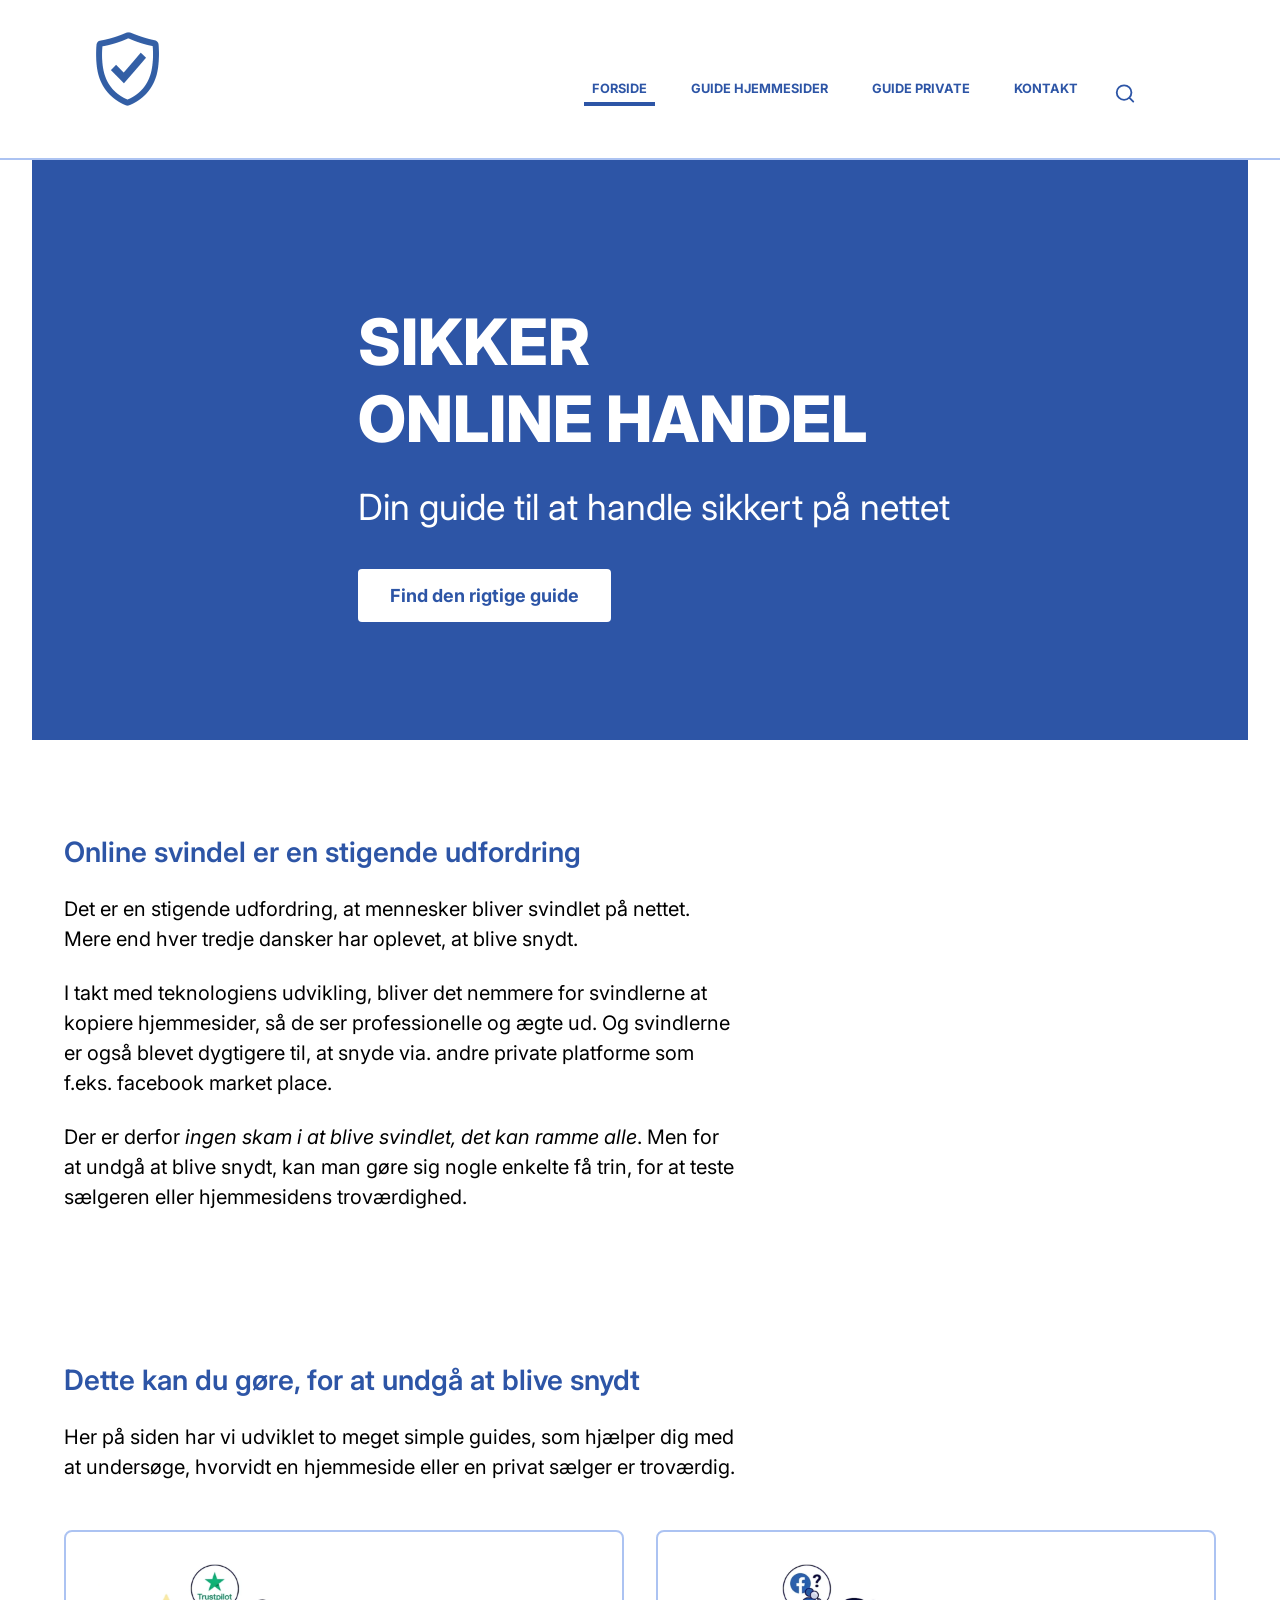
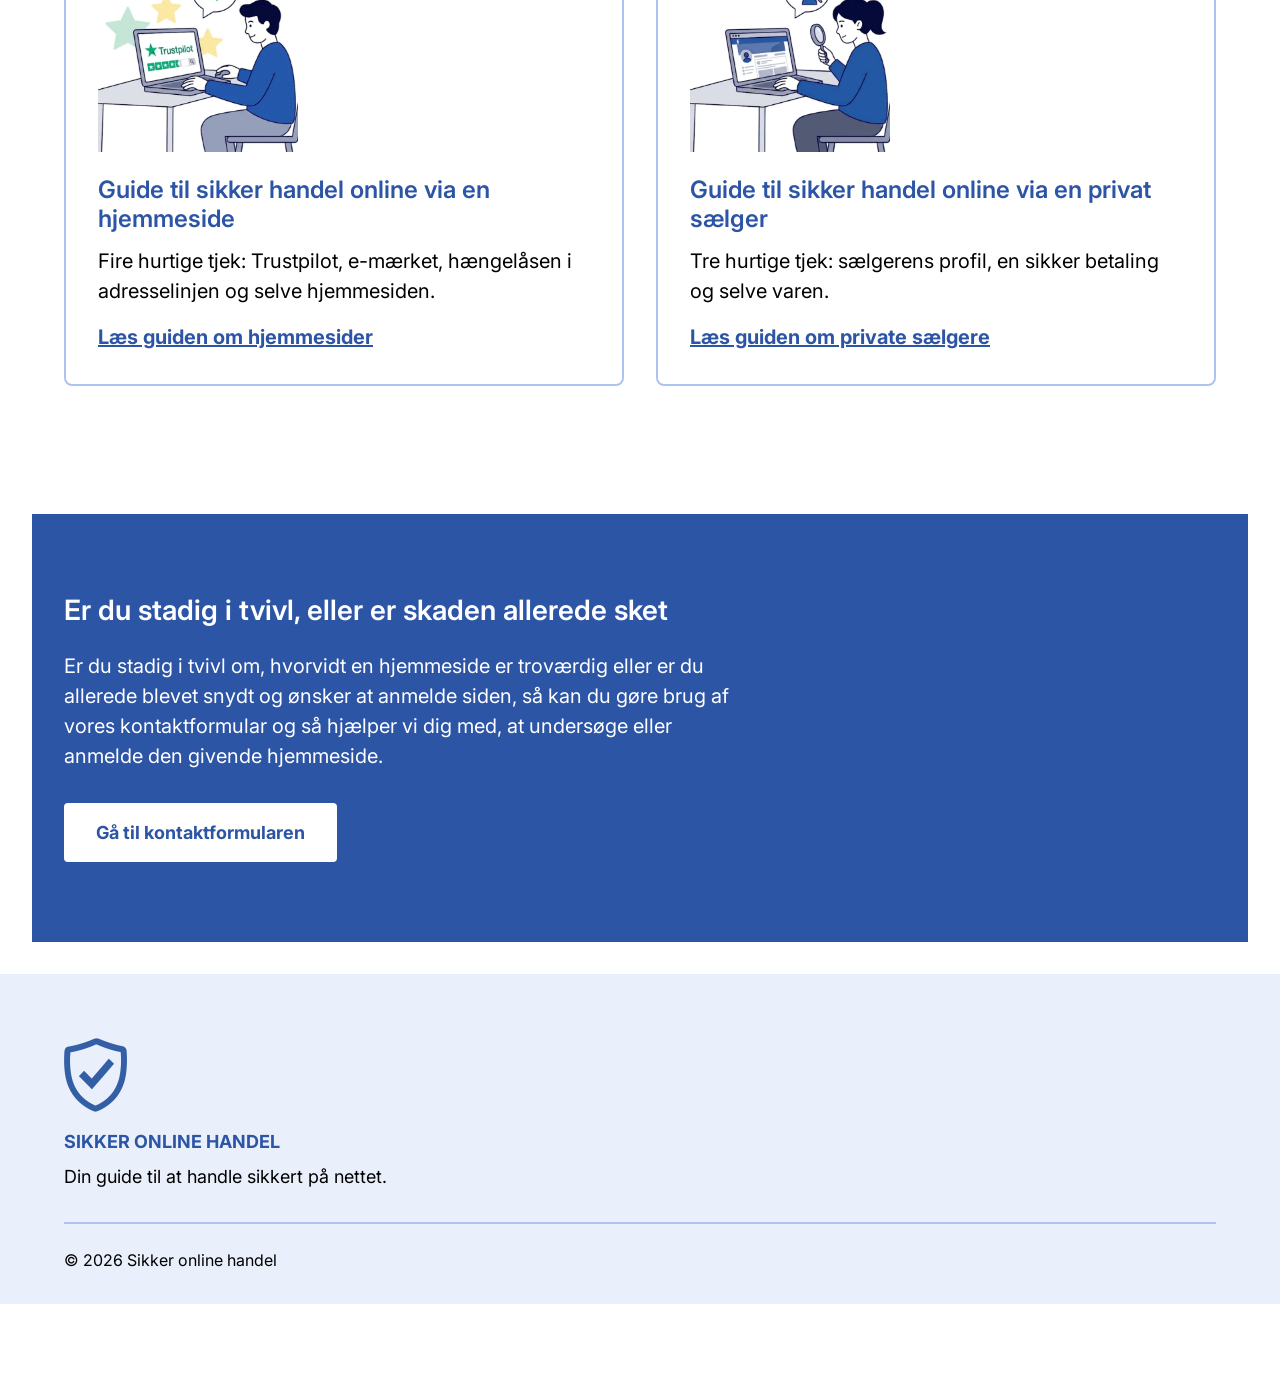
<file: index.html>
<!DOCTYPE html>
<html lang="da">
<head>
    <meta charset="UTF-8">
    <meta name="viewport" content="width=device-width, initial-scale=1.0">
    <title>Sikker Online handel</title>
    <link rel="stylesheet" href="css/style.css">
</head>

<body>
<header class="site-header">
    <a class="logo" href="index.html">
        <img class="logo-img" src="images/logo-skjold.png" alt="Sikker online handel - gå til forsiden" 
        >
    </a>
       
         <nav>
            <ul class="menu">
                <li><a href="index.html" class="active" aria-current="page">Forside</a></li>
				<li><a href="koeb-via-hjemmesider.html">Guide hjemmesider</a></li>
				<li><a href="koeb-via-private.html">Guide private</a></li>
                <li><a href="kontakt.html">Kontakt</a></li>
                <img class="search" src="images/guides/søg.svg" alt="Søge-ikon" width="22" height="22">
            </ul>
            
        </nav>
</header>
<main>
    <section class="hero">
        <div class="hero-content">
            <h1>Sikker<br> online handel</h1>
            <p class="hero-text">Din guide til at handle sikkert på nettet</p>
            <a class="button" href="#guides">Find den rigtige guide</a>
        </div> 
    </section>

    <section class="front-section"> 
        <h2>Online svindel er en stigende udfordring</h2>
        <p>Det er en stigende udfordring, at mennesker bliver svindlet på nettet.<br> Mere end hver tredje dansker har oplevet, at blive snydt.</p>
        <p>I takt med teknologiens udvikling, bliver det nemmere for svindlerne at kopiere hjemmesider, så de ser professionelle og ægte ud. Og svindlerne er også blevet dygtigere til, at snyde via. andre private platforme som f.eks. facebook market place.</p>
        <!--<em> = betoning. Står i kursiv-->
        <p>Der er derfor <em>ingen skam i at blive svindlet, det kan ramme alle</em>. Men for at undgå at blive snydt, kan man gøre sig nogle enkelte få trin, for at teste sælgeren eller hjemmesidens troværdighed.</p>
    </section>

    <section class="front-section" id="guides">
        <h2>Dette kan du gøre, for at undgå at blive snydt</h2>
        <p>Her på siden har vi udviklet to meget simple guides, som hjælper dig med at undersøge, hvorvidt en hjemmeside eller en privat sælger er troværdig.</p>

        <div class="guide-cards">
            <article class="guide-card">
                <img src="images/guides/trustpilot.png" alt="" width="300" height="283">
                <h3>Guide til sikker handel online via en hjemmeside</h3>
                <p>Fire hurtige tjek: Trustpilot, e-mærket, hængelåsen i adresselinjen og selve hjemmesiden.</p>
                <p class="card-link"><a href="koeb-via-hjemmesider.html">Læs guiden om hjemmesider</a></p>
            </article>

            <article class="guide-card">
                <img src="images/guides/profil.png" alt="" width="300" height="283">
					<h3>Guide til sikker handel online via en privat sælger</h3>
					<p>Tre hurtige tjek: sælgerens profil, en sikker betaling og selve varen.</p>
					<p class="card-link"><a href="koeb-via-private.html">Læs guiden om private sælgere</a></p>
            </article>
        </div>
    </section>


    <section class="contact-band">
			<div class="contact-content">
				<h2>Er du stadig i tvivl, eller er skaden allerede sket</h2>
				<p>Er du stadig i tvivl om, hvorvidt en hjemmeside er troværdig eller er du allerede blevet snydt og ønsker at anmelde siden, så kan du gøre brug af vores kontaktformular og så hjælper vi dig med, at undersøge eller anmelde den givende hjemmeside.</p>
				<a class="button" href="kontakt.html">Gå til kontaktformularen</a>
			</div>
		</section>
</main>


<footer class="site-footer">
    <div class="footer-content">
        <img src="images/logo-skjold.png" alt="" width="63" height="74">
        <p class="footer-title">Sikker online handel</p>
        <p>Din guide til at handle sikkert på nettet.</p>

        <p class="footer-bottom">&copy; 2026 Sikker online handel</p>
    </div>
</footer>
    
</body>
</html>
</file>
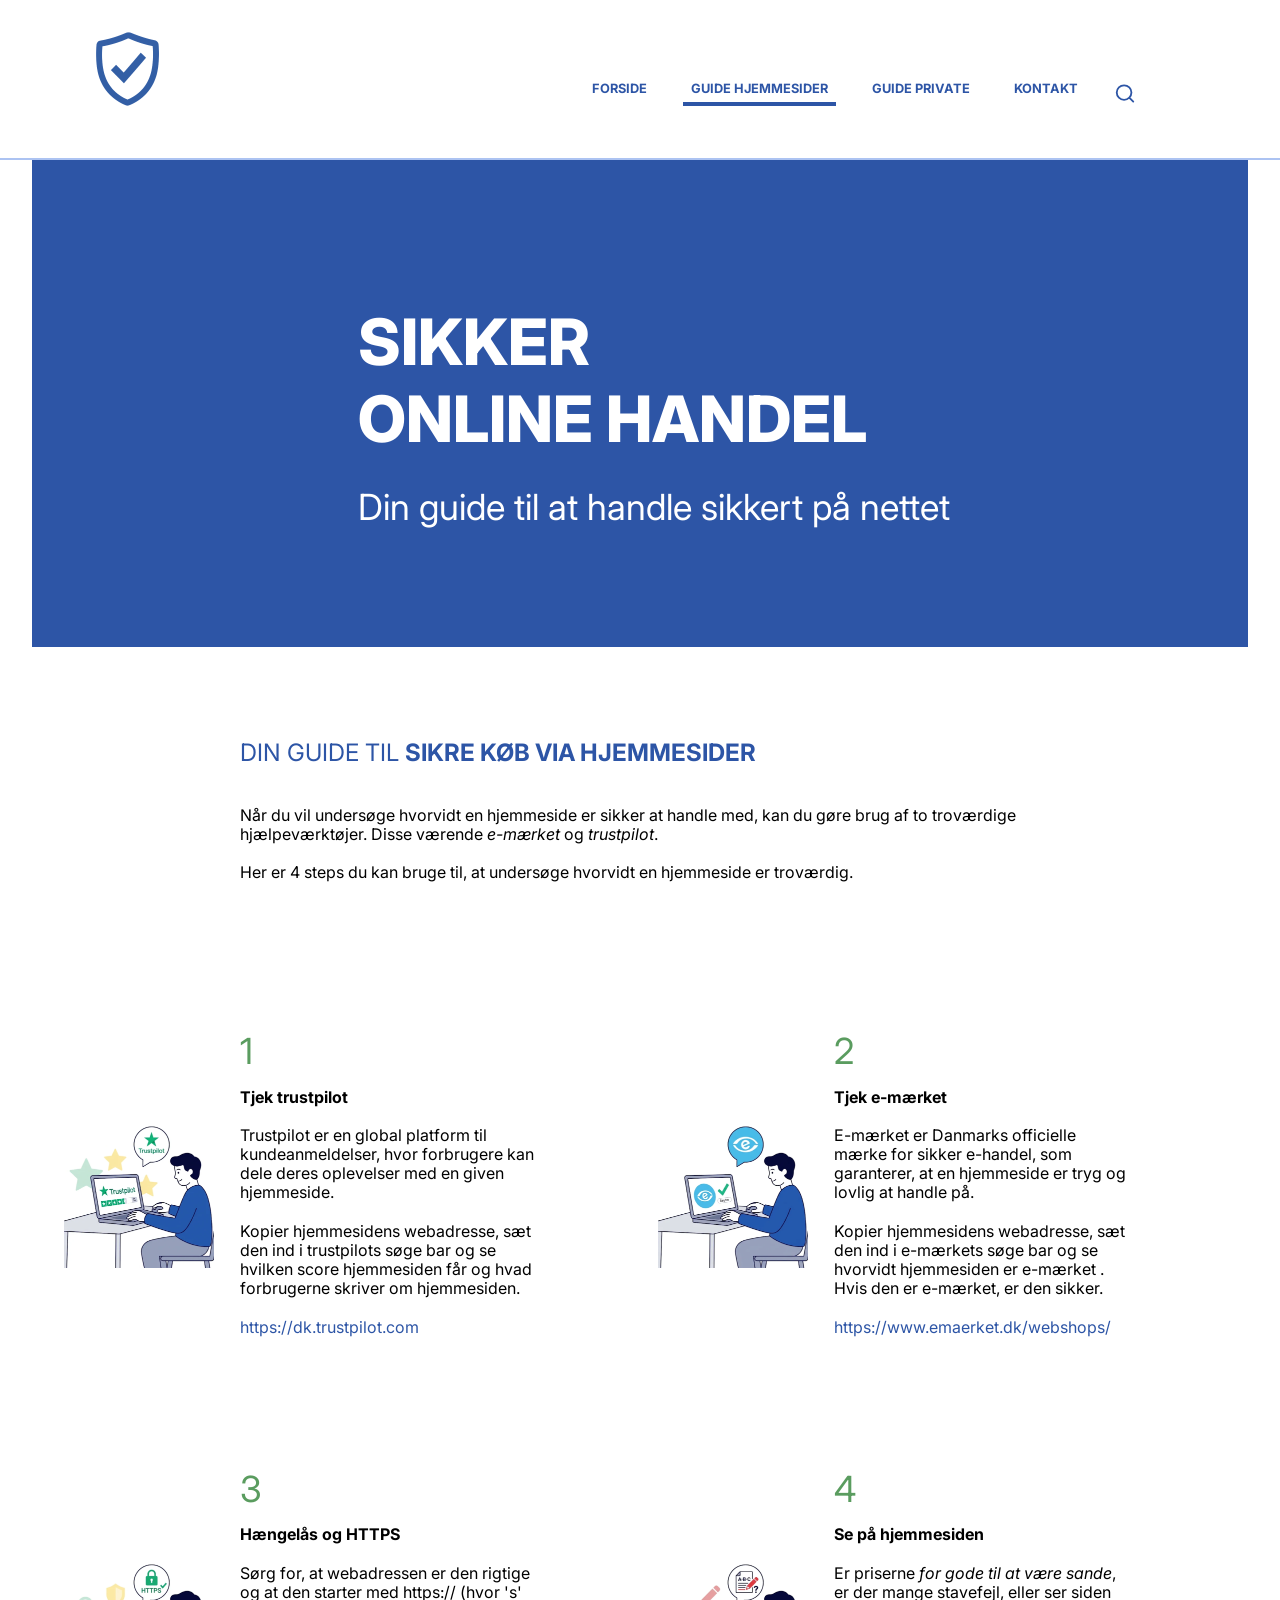
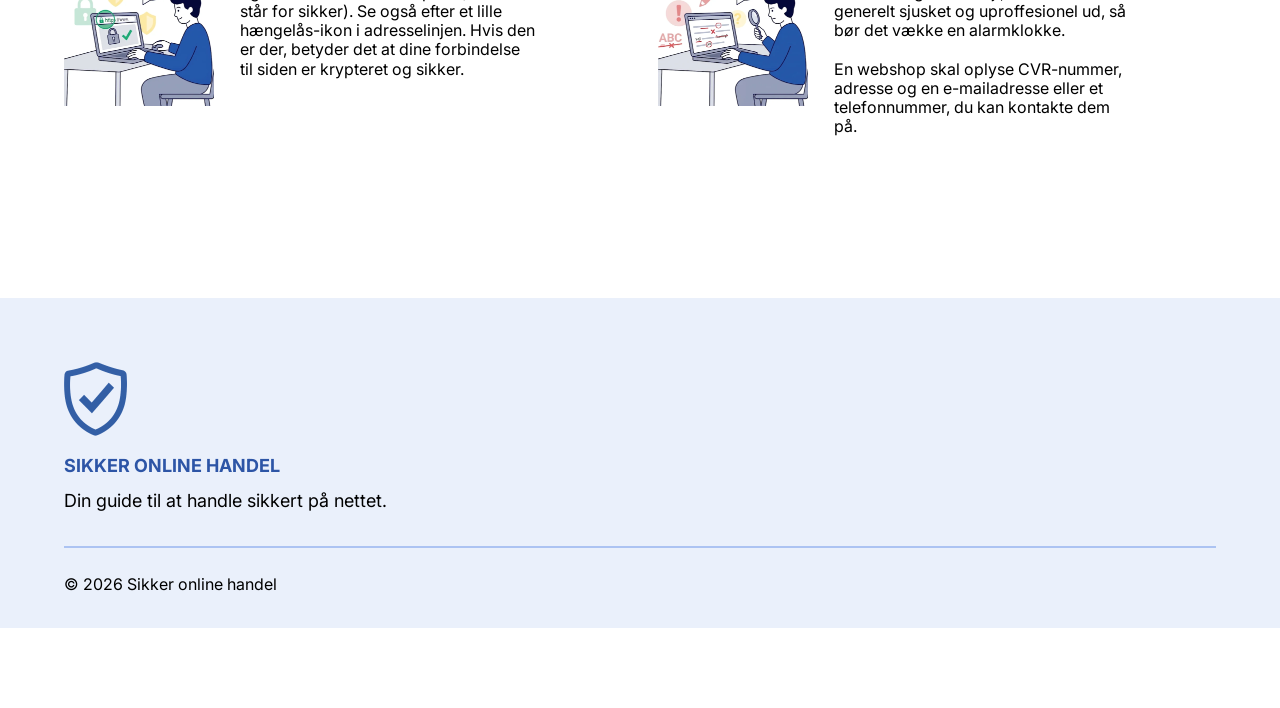
<file: koeb-via-hjemmesider.html>
<!DOCTYPE html>
<html lang="da">
<head>
    <meta charset="UTF-8">
    <meta name="viewport" content="width=device-width, initial-scale=1.0">
    <title>Guides - Sikker online handel</title>
    <link rel="stylesheet" href="css/style.css">
</head>
<body>
    
    <header class="site-header">
        <a class="logo" href="index.html"> 
            <img src="images/logo-skjold.png" alt=Sikker online handel – gå til forsiden" width="63" height="74">
        </a>


     
         <nav>
            <ul class="menu">
                <li><a href="index.html">Forside</a></li>
				<li><a href="koeb-via-hjemmesider.html" class="active" aria-current="page">Guide hjemmesider</a></li>
				<li><a href="koeb-via-private.html">Guide private</a></li>
                <li><a href="kontakt.html">Kontakt</a></li>
				<img class="search" src="images/guides/søg.svg" width="22" height="22">

            </ul>
        </nav>
    </header>

<main>
        <section class="hero">
			<div class="hero-content">
				<h1>Sikker<br> online handel</h1>
				<p class="hero-text">Din guide til at handle sikkert på nettet</p>
			</div>
		</section>
	<article class="guide" id="hjemmesider">

			
		<header class="guide-intro">
			<h2>Din guide til <strong>sikre køb via hjemmesider</strong></h2>
				<p>Når du vil undersøge hvorvidt en hjemmeside er sikker at handle med, kan du gøre brug af to troværdige hjælpeværktøjer. Disse værende <em>e-mærket</em> og <em>trustpilot</em>.</p>
				<p>Her er 4 steps du kan bruge til, at undersøge hvorvidt en hjemmeside er troværdig.</p>
		</header>

        <ol class="steps">
				<li class="step">
					
					<img src="images/guides/trustpilot.png" alt="Illustration af en person der tjekker anmeldelser på Trustpilot" width="150" height="142">
					<div class="step-text">
						<span class="step-number">1</span> 
						<h3>Tjek trustpilot</h3>
						<p>Trustpilot er en global platform til kundeanmeldelser, hvor forbrugere kan dele deres oplevelser med en given hjemmeside.</p>
						<p>Kopier hjemmesidens webadresse, sæt den ind i trustpilots søge bar og se hvilken score hjemmesiden får og hvad forbrugerne skriver om hjemmesiden.</p>
						<p><a href="https://dk.trustpilot.com">https://dk.trustpilot.com</a></p>
					</div>
				</li>

				<li class="step">
					<img src="images/guides/e-maerket.png" alt="Illustration af en person der tjekker om en webshop er e-mærket" width="150" height="142">
					<div class="step-text">
						<span class="step-number">2</span>
						<h3>Tjek e-mærket</h3>
						<p>E-mærket er Danmarks officielle mærke for sikker e-handel, som garanterer, at en hjemmeside er tryg og lovlig at handle på.</p>
						<p>Kopier hjemmesidens webadresse, sæt den ind i e-mærkets søge bar og se hvorvidt hjemmesiden er e-mærket . Hvis den er e-mærket, er den sikker.</p>
						<p><a href="https://www.emaerket.dk/webshops/">https://www.emaerket.dk/webshops/</a></p>
					</div>
				</li>

				<li class="step">
					<img src="images/guides/haengelaas.png" alt="Illustration af en hængelås og https i browserens adresselinje" width="150" height="142">
					<div class="step-text">
						<span class="step-number">3</span>
						<h3>Hængelås og HTTPS</h3>
						<p>Sørg for, at webadressen er den rigtige og at den starter med https:// (hvor 's' står for sikker). Se også efter et lille hængelås-ikon i adresselinjen. Hvis den er der, betyder det at dine forbindelse til siden er krypteret og sikker.</p>
					</div>
				</li>

				<li class="step">
					<img src="images/guides/hjemmesiden.png" alt="Illustration af en person der leder efter stavefejl og fejl på en hjemmeside" width="150" height="142">
					<div class="step-text">
						<span class="step-number">4</span>
						<h3>Se på hjemmesiden</h3>
						<p>Er priserne <em>for gode til at være sande</em>, er der mange stavefejl, eller ser siden generelt sjusket og uproffesionel ud, så bør det vække en alarmklokke.</p>
						<p>En webshop skal oplyse CVR-nummer, adresse og en e-mailadresse eller et telefonnummer, du kan kontakte dem på.</p>
					</div>
				</li>
			</ol>
		</article>

</main>



<footer class="site-footer">
    <div class="footer-content">
        <img src="images/logo-skjold.png" alt="" width="63" height="74">
        <p class="footer-title">Sikker online handel</p>
        <p>Din guide til at handle sikkert på nettet.</p>

        <p class="footer-bottom">&copy; 2026 Sikker online handel</p>
    </div>
</footer>
    
</body>
</html>
</file>
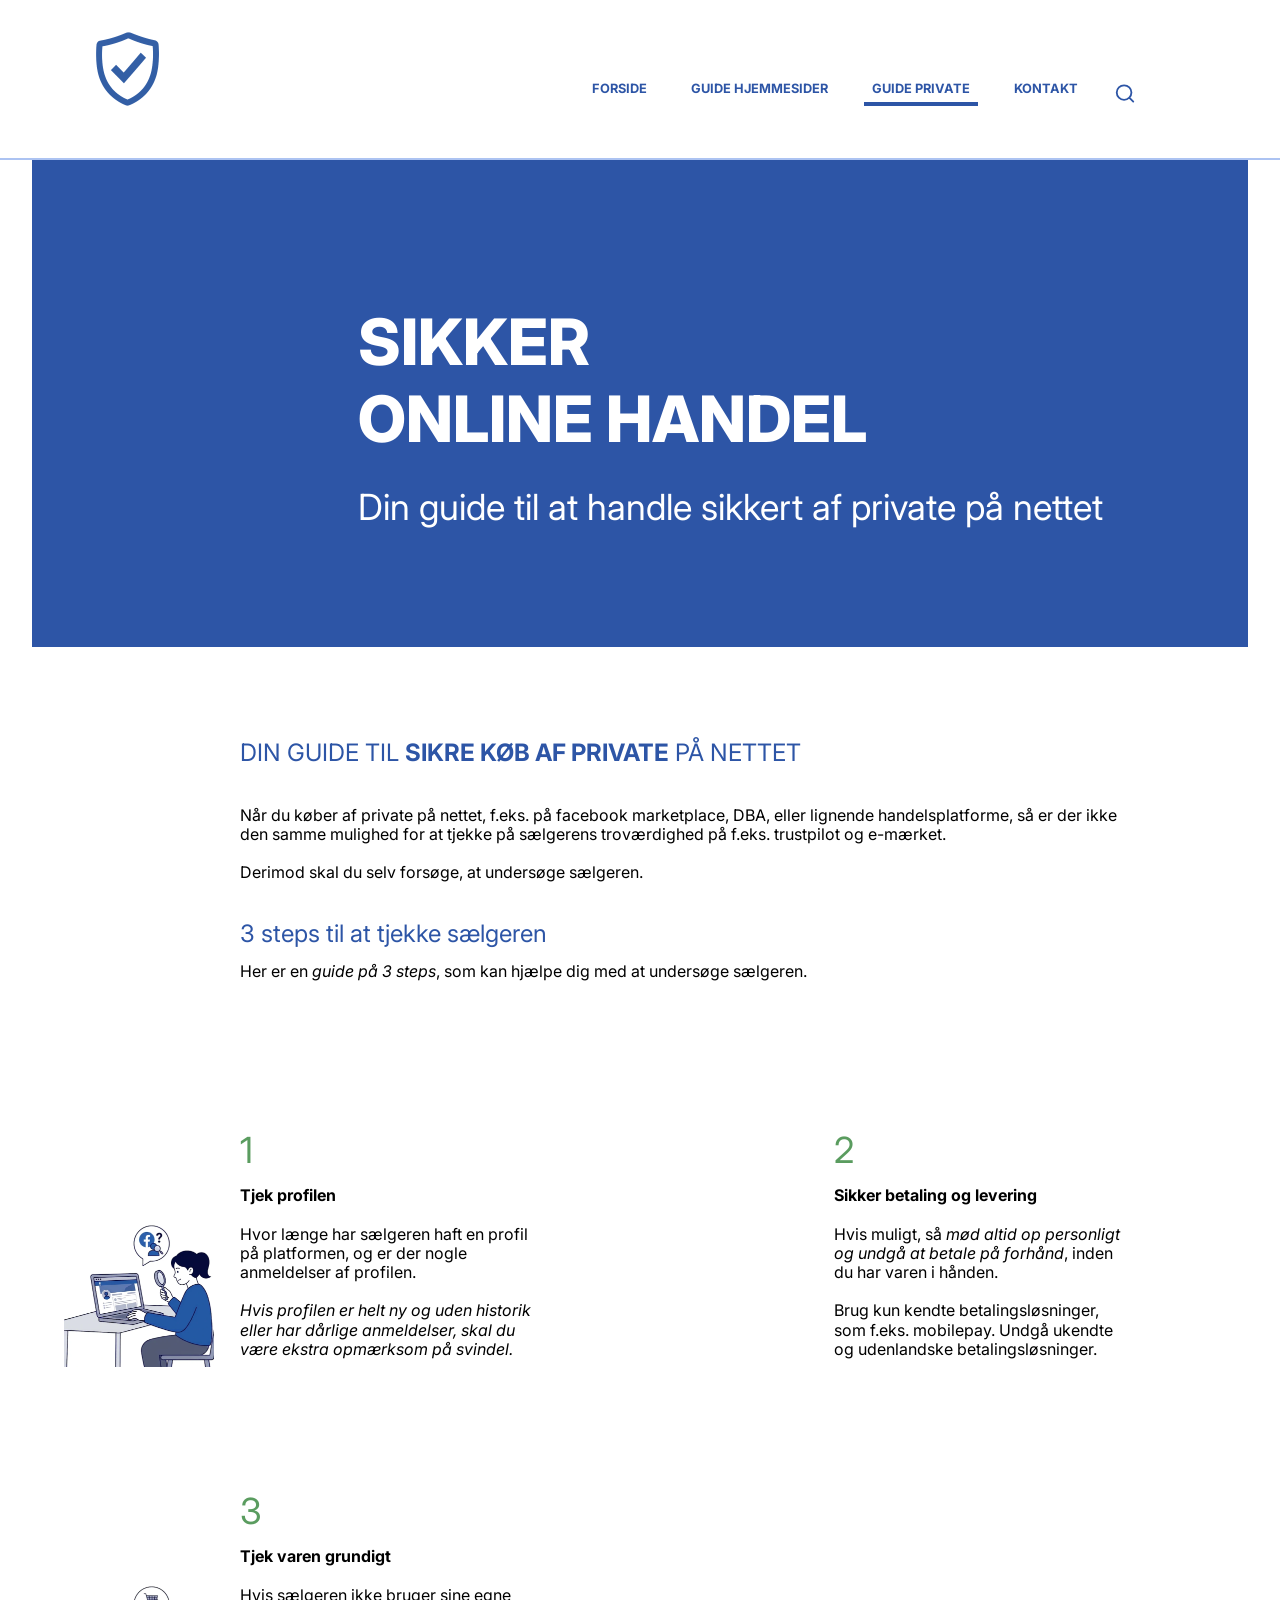
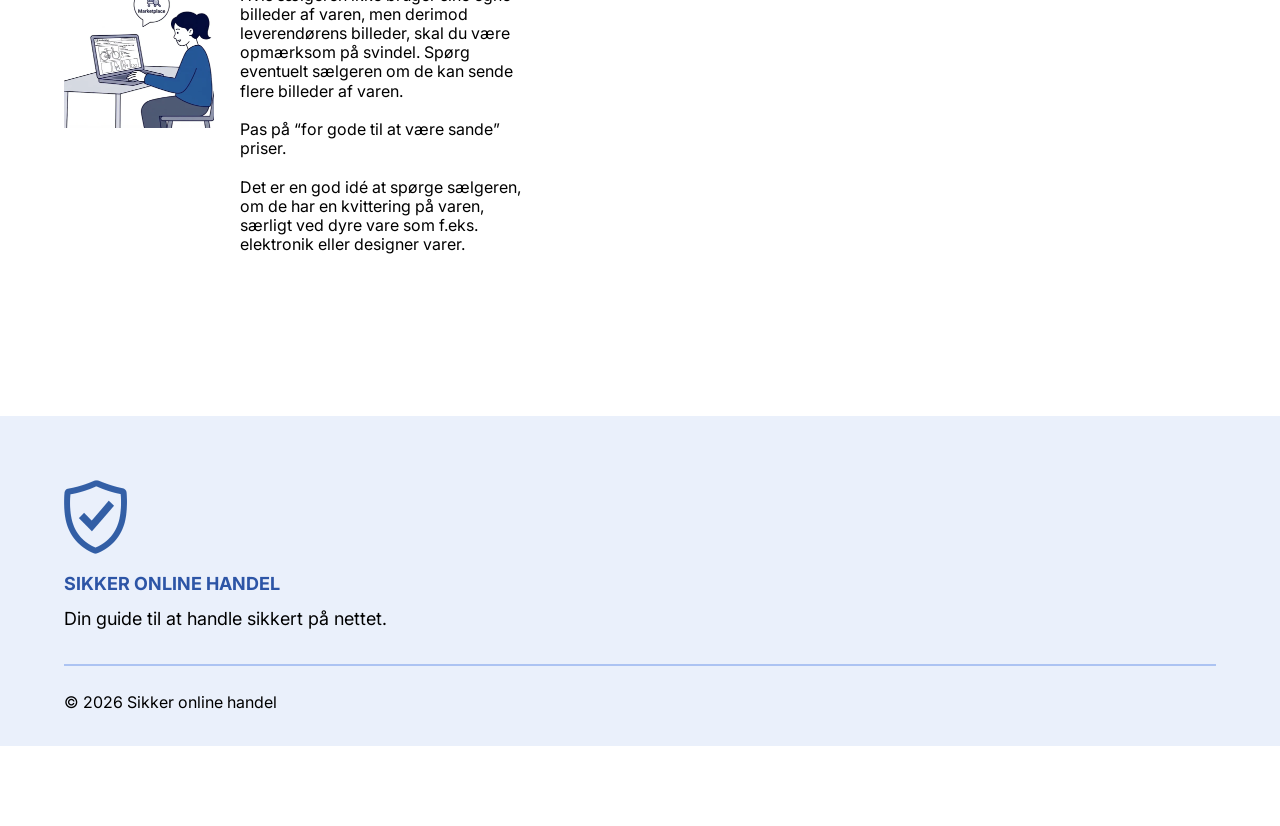
<file: koeb-via-private.html>
<!DOCTYPE html>
<html lang="da">
<head>
    <meta charset="UTF-8">
    <meta name="viewport" content="width=device-width, initial-scale=1.0">
    <title>Guides - Sikker online handel</title>
    <link rel="stylesheet" href="css/style.css">
</head>
<body>
    
    <header class="site-header">
        <a class="logo" href="index.html"> 
            <img src="images/logo-skjold.png" alt=Sikker online handel – gå til forsiden" width="63" height="74">
        </a>


       
         <nav>
            <ul class="menu">
                <li><a href="index.html">Forside</a></li>
				<li><a href="koeb-via-hjemmesider.html">Guide hjemmesider</a></li>
				<li><a href="koeb-via-private.html" class="active" aria-current="page">Guide private</a></li>
                <li><a href="kontakt.html">Kontakt</a></li>
				<img class="search" src="images/guides/søg.svg" width="22" height="22">
            </ul>
        </nav>
    </header>
    <main>
        <section class="hero">
			<div class="hero-content">
				<h1>Sikker<br> online handel</h1>
				<p class="hero-text">Din guide til at handle sikkert af private på nettet</p>
			</div>
		</section>

        <article class="guide" id="private">
			

			<header class="guide-intro">
				<h2>Din guide til <strong>sikre køb af private</strong> på nettet</h2>
				<p>Når du køber af private på nettet, f.eks. på facebook marketplace, DBA, eller lignende handelsplatforme, så er der ikke den samme mulighed for at tjekke på sælgerens troværdighed på f.eks. trustpilot og e-mærket.</p>
				<p>Derimod skal du selv forsøge, at undersøge sælgeren.</p>
				<h3>3 steps til at tjekke sælgeren</h3> 
				<p>Her er en <em>guide på 3 steps</em>, som kan hjælpe dig med at undersøge sælgeren.</p>
			</header>

			
			<ol class="steps">
				<li class="step">
					<img src="images/guides/profil.png" alt="Illustration af en person der undersøger en sælgers profil" width="150" height="142">
					<div class="step-text">
						<span class="step-number">1</span>
						<h4>Tjek profilen</h4>
						<p>Hvor længe har sælgeren haft en profil på platformen, og er der nogle anmeldelser af profilen.</p>
						<p><em>Hvis profilen er helt ny og uden historik eller har dårlige anmeldelser, skal du være ekstra opmærksom på svindel.</em></p>
					</div>
				</li>

				
				<li class="step step-no-image">
					<div class="step-text">
						<span class="step-number">2</span>
						<h4>Sikker betaling og levering</h4>
						<p>Hvis muligt, så <em>mød altid op personligt og undgå at betale på forhånd</em>, inden du har varen i hånden.</p>
						<p>Brug kun kendte betalingsløsninger, som f.eks. mobilepay. Undgå ukendte og udenlandske betalingsløsninger.</p>
					</div>
				</li>

				<li class="step">
					<img src="images/guides/varen.png" alt="Illustration af en person der kigger på en vare på Marketplace" width="150" height="142">
					<div class="step-text">
						<span class="step-number">3</span>
						<h4>Tjek varen grundigt</h4>
						<p>Hvis sælgeren ikke bruger sine egne billeder af varen, men derimod leverendørens billeder, skal du være opmærksom på svindel. Spørg eventuelt sælgeren om de kan sende flere billeder af varen.</p>
						<p>Pas på “for gode til at være sande” priser.</p>
						<p>Det er en god idé at spørge sælgeren, om de har en kvittering på varen, særligt ved dyre vare som f.eks. elektronik eller designer varer.</p>
					</div>
				</li>
			</ol>
		</article>

    </main>

<footer class="site-footer">
    <div class="footer-content">
        <img src="images/logo-skjold.png" alt="" width="63" height="74">
        <p class="footer-title">Sikker online handel</p>
        <p>Din guide til at handle sikkert på nettet.</p>

        <p class="footer-bottom">&copy; 2026 Sikker online handel</p>
    </div>
</footer>
    
</body>
</html>
</file>
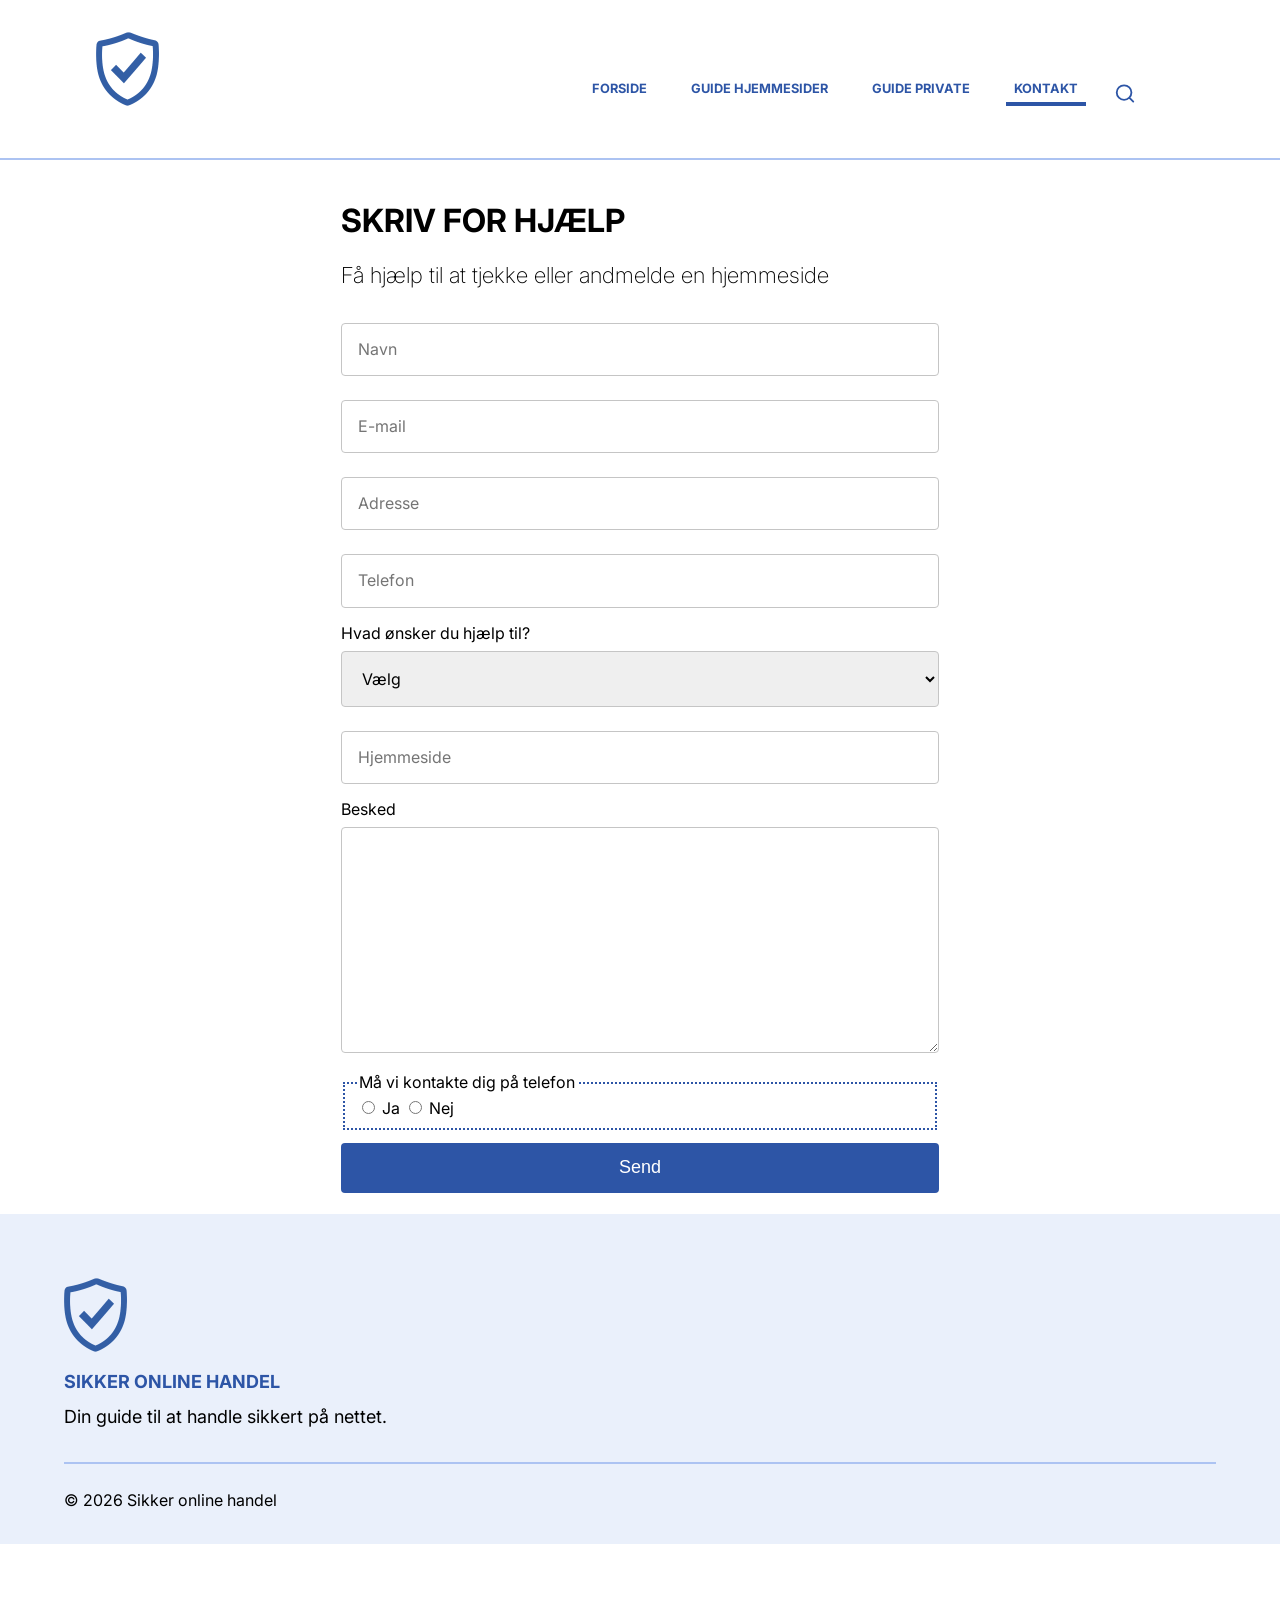
<file: kontakt.html>
<!DOCTYPE html>
<html lang="da">
<head>
    <meta charset="UTF-8">
    <meta name="viewport" content="width=device-width, initial-scale=1.0">
    <title>Kontaktform</title>
    <link rel="stylesheet" href="css/style.css">
</head>
<body>
    <!--Navigation-->
    <header class="site-header">
        <a class="logo" href="index.html">
                <img src="images/logo-skjold.png" alt="logo - tilbage til forsiden" width="63" height="74">
            </a>
	
         <nav>
            <ul class="menu">
                <li><a href="index.html">Forside</a></li>
				<li><a href="koeb-via-hjemmesider.html">Guide hjemmesider</a></li>
				<li><a href="koeb-via-private.html">Guide private</a></li>
                <li><a href="kontakt.html" class="active" aria-current="page">Kontakt</a></li>
                <img class="search" src="images/guides/søg.svg" width="22" height="22">
            </ul>
        </nav>
	</header>

     <!--Kontaktform - hovedindhold--> 
    <main class="kontaktform">
        <h1>Skriv for hjælp</h1>
            <p class="kontakt-tekst">Få hjælp til at tjekke eller andmelde en hjemmeside</p>

       <form>
        <label class="visually-hidden" for="Navn">Navn</label>
        <input id="Navn" type="text" placeholder="Navn" required>

        <label class="visually-hidden" for="Skriv din mail">E-mail</label>
        <input id="Skriv din mail" type="e-mail" placeholder="E-mail">

        <label class="visually-hidden" for="Skriv din adresse">Adresse</label>
        <input id="Skriv din adresse" type="text" placeholder="Adresse">

        <label class="visually-hidden" for="Skriv dit telefonnummer">Telefon</label>
        <input id="Skriv dit telefonnummer" type="tel" placeholder="Telefon">

       <!--Dropdown--> 

        <div class="custom select">
            <label for="Region">Hvad ønsker du hjælp til?</label>
            <select id="Region">
                <option value="0" selected="true" disabled>Vælg</option>
                <option value="1">Tjek om en hjemmeside er sikker</option>
                <option value="2">Anmeld en hjemmeside</option>
                <option value="3">Andet</option>
               
            </select>
        </div>

       

        </div>
             <label class="visually-hidden" for="hjemmeside">Hjemmeside</label>
        <input id="hjemmeside" type="hjemmeside" placeholder="Hjemmeside">
        
        <br>
        
<label for="Besked">Besked</label>
<textarea id="Besked" cols="30" rows="10"></textarea>

<fieldset>
    <Legend>Må vi kontakte dig på telefon</Legend>
    <input id="ja" type="radio" name="Kontakt">
    <label for="ja">Ja</label>

    <input id="Nej" type="radio" name="Kontakt">
    <label for="Nej">Nej</label>
</fieldset>

<input type="submit" name="submit" value="Send">


       </form>

       
    </main>
    <footer class="site-footer">
    <div class="footer-content">
        <img src="images/logo-skjold.png" alt="" width="63" height="74">
        <p class="footer-title">Sikker online handel</p>
        <p>Din guide til at handle sikkert på nettet.</p>

        <p class="footer-bottom">&copy; 2026 Sikker online handel</p>
    </div>
</footer>
</body>

</html>
</file>
<file: css/style.css>
@import url("https://fonts.googleapis.com/css2?family=Inter:ital,wght@0,400;0,600;0,700;0,800;1,400&display=swap");

* { 
	box-sizing: border-box; 
}

body {
	font-family: Inter, Arial, Helvetica, sans-serif;
	margin: 0 0 5em 0; /*Resetting af margin i hele bodyen + tilføjer luft under kontaktformular*/
	background-color: #ffff;
	font-size: 16px;
	line-height: 1.2;
	color: #000;
}

img {
	display: block;
	max-width: 100%;
	height: auto;
}

h1{
	text-transform: uppercase; 
}

h2, h3, h4 {
	margin-top: 0;
}


p {
	margin-top: 0;
	margin-bottom: 1.2em;
}

a {
	color: #2D55A6;
	text-decoration: none;

}

a:hover {
text-decoration: underline;
}

.site-header {
	position: sticky;
	top: 0;
	z-index: 20;
	display: flex;
	flex-wrap: wrap;
	justify-content: space-between;
	align-items: flex-end;
	gap: 1rem;
	padding: 2rem 9rem 3.25rem 6rem;
	background-color: #fff;
	border-bottom: 2px solid #ACC3F2;
	

}

.logo img {
	width: 63px;
}


.menu {
	display: flex;
	gap: 1.75rem;
	list-style-type: none;
	margin: 0;
	padding: 0;
	position: sticky;
	
}

.menu a {
display: block;
padding: 0 0.5rem 0.375rem;
border-bottom: 4px solid #fff;
font-size: 0.8rem;
font-weight: 700;
text-transform: uppercase;
}

.menu a:hover {
	text-decoration: none;
	border-bottom-color: #ACC3F2;
}


.menu a [aria-current="page"] {
	border-bottom-color: #2D55A6;
	text-decoration: underline;
}

.menu a.active {
	border-bottom-color: #2D55A6;
}

.search img {
	max-width: 50px;

}
.hero {
	padding: 9rem 0 7.375rem;
	color: #fff;
	background-color: #2D55A6;
}

.hero h1 {
	margin: 0 0 1.75rem;
	font-size: 4rem;
	font-weight: 800;
}

.hero-text {
	margin: 0;
	font-size: 2.25rem;

}

.hero .button {
	margin-top: 2.5rem;
}

.button {
	display: inline-block; 
	padding: 1rem 2rem; 
	border-radius: 4px; 
	font-size: 1.125rem; 
	font-weight: 700; 
	color: #2D55A6; 
	background-color: #fff; 
}

.button:hover {
	text-decoration: none; 
	background-color: #ACC3F2;
}


.hero-content, .guide, .front-section, .contact-content, .footer-content {
	max-width: 1200px;
	margin: 0 auto; 
	padding-left: 1.5rem; 
	padding-right: 1.5rem;
}

.hero-content {
	padding-left: 19.875rem; 
}




.front-section {
	padding-top: 6rem; 
	padding-bottom: 2rem;
	font-size: 1.25rem; 
	line-height: 1.5; 
}

.front-section h2, .contact-band h2 {
	margin-bottom: 1.5rem; 
	font-size: 1.75rem; 
	font-weight: 600; 
	line-height: 1.2;
	color: #2D55A6; 
}

.front-section p {
	max-width: 42rem; 
}


.articles {
	display: grid; 
	grid-template-columns: 1fr 1fr 1fr; 
	gap: 2rem; 
	margin-top: 3.5rem; 
}

.article {
	padding: 2rem 2rem 1rem; 
	border-radius: 8px; 
	background-color: #EAF0FB; 
}

.article h3 {
	margin-bottom: 0.75rem; 
	font-size: 1.375rem; 
	font-weight: 600; 
	line-height: 1.2;
	color: #2D55A6; 
}

.article p {
	margin-bottom: 1rem; 
	font-size: 1.125rem; 
}


.guide-cards {
	display: grid;
	grid-template-columns: 1fr 1fr; 
	gap: 2rem; 
	margin-top: 3rem; 
}

.guide-card {
	padding: 2rem 2rem 1rem; 
	border: 2px solid #ACC3F2; 
	border-radius: 8px; 
}

.guide-card img {
	width: 200px; 
	margin-bottom: 1.5rem; 
}

.guide-card h3 {
	margin-bottom: 0.75rem;
	font-size: 1.5rem; 
	font-weight: 600; 
	line-height: 1.2;
	color: #2D55A6; 
}

.guide-card p {
	margin-bottom: 1rem;
}


.card-link a {
	font-weight: 700;
	text-decoration: underline; 
}


.contact-band {
	margin-top: 6rem; 
	padding: 5rem 0; 
	font-size: 1.25rem; 
	line-height: 1.5;
	color: #fff; 
	background-color: #2D55A6;
}

.contact-band h2 {
	color: #fff; 
}

.contact-band p {
	max-width: 42rem; 
	margin-bottom: 2rem; 
}




.guide {
	padding-top: 5.75rem; 
	padding-bottom: 6.875rem; 
}

.breadcrumb {
	margin-bottom: 6.875rem; 
	padding-left: 1.75rem; 
	font-size: 1.5rem; 
}

.breadcrumb a {
	color: #000; 
}

.guide-intro {
	padding-left: 11rem; 
}

.guide-intro p {
	max-width: 56rem; 
}

.guide h2 {
	margin-bottom: 2.375rem; 
	font-size: 1.5rem; 
	font-weight: 400; 
	text-transform: uppercase; 
	color: #2D55A6; 
}

.guide-intro h3 { 
	margin-top: 2.375rem; 
	margin-bottom: 0.8rem; 
	font-size: 1.5rem; 
	font-weight: 400; 
	color: #2D55A6; 
}


.steps {
	display: grid; 
	grid-template-columns: 1fr 1fr; 
	column-gap: 2.25rem; 
	row-gap: 7rem; 
	list-style-type: none; 
	margin: 9.25rem 0 0;
	padding: 0;
}


.step {
	display: flex; 
	align-items: flex-start; 
	gap: 1.625rem; 
}

.step img {
	width: 150px; 
	margin-top: 6rem; 
}

.step-no-image {
	padding-left: 11rem; 
}

.step-text {
	max-width: 295px; 
}

.step-number { 
	display: block; 
	margin-bottom: 0.875rem; 
	font-size: 2.25rem; 
	color: #5A9C5F; 
}

.step h3, .step h4 { 
	margin-bottom: 1.2em; 
	font-size: 1rem; 
	font-weight: 700; 
}



.site-footer {
	padding: 4rem 0 2rem; 
	font-size: 1.125rem; 
	line-height: 1.5; 
	background-color: #EAF0FB; 
}

.site-footer img {
	width: 63px; 
	margin-bottom: 1rem;
}

.footer-title { 
	margin-bottom: 0.5rem;
	font-weight: 700; 
	text-transform: uppercase; 
	color: #2D55A6; 
}

.footer-bottom { 
	margin: 2rem 0 0; 
	padding-top: 1.5rem; 
	border-top: 2px solid #ACC3F2; 
	font-size: 1rem; 
}



.visually-hidden{ 
	border: 0;
	clip: rect(0 0 0 0);
	height: 1px;
	margin: -1px;
	overflow: hidden;
	padding: 0;
	position: absolute;
	width: 1px;
}



.kontakt-tekst{
	font-weight: 200;
	font-size: 22px;
}


/*Navigation start*/
.navbar{
	position: sticky;
	top: 0;
	z-index: 1000;
	

}
.header{
	background-color: #fff;
	height: 5em;
	padding: 1em;
	margin-bottom: 4em;	
}

.logo img{
	height: auto;
}

nav ul{
	float: right;
	list-style-type: none;
}

nav li {
	display: inline-block;
}

nav li a {
	text-decoration: none;
	padding: 1em;
	font-size: 20px;
	color: #2D55A6;
	text-transform: uppercase;
}

nav a:hover {
	color: #2D55A6;
	transition: 0.5s; 
}

main{
    padding: 0 2em 2em;
}



/*Kontaktform*/

.kontaktform {
  border-radius: 5px;
  background-color: #ffffff;
  padding: 1.3em;
  width: 50%;
  margin: 0 auto; /*Centrerer elementet på siden*/
}

input[type=text], input[type=e-mail], input[type=adresse], input[type=tel], input[type=hjemmeside], select, textarea, button{

	font: inherit;
	width: 100%;
	padding: 1em;
	border: 1px solid #c5c5c5;
	border-radius: 4px;
	margin-top: 0.5em;
	margin-bottom: 1em;

}

select, input[type=checkbox], input[type=radio], input[type=submit]{
	cursor: pointer;
}

fieldset{
	border-color: #2D55A6;
	border-style: dotted;
	margin-bottom: 0.8em;
}

input[type=checkbox]{
	margin: 0.8em 0;
}

input[type=submit]{
	background-color: #2D55A6;
	color: #fff;
	padding: 0.8em 1.5em;
	border: none;
	border-radius: 4px;
	width: 100%;
	font-size: 18px;
	
}

input[type=submit]:hover{
	background-color: #ACC3F2;

}
/*Andre style elementer*/

.visually-hidden{ /*WCAG defineret class som fjerner element fra skærm, men som stadig kan læses af skærmlæseren*/
	border: 0;
	clip: rect(0 0 0 0);
	height: 1px;
	margin: -1px;
	overflow: hidden;
	padding: 0;
	position: absolute;
	width: 1px;
}


@media only screen and (max-width: 1100px) {
	.site-header {
		padding-left: 1.5rem; 
		padding-right: 1.5rem;
		
	}

	.hero-content {
		padding-left: 1.5rem; 
	}

	.breadcrumb {
		padding-left: 0; 
	}
}

@media only screen and (max-width: 900px) {
	.hero {
		padding: 5rem 0; 
	}

	.hero h1 {
		font-size: 3rem; 
	}

	.hero-text {
		font-size: 1.75rem; 
	}

	.articles {
		grid-template-columns: 1fr; 
		gap: 1.5rem;
	}

	.steps {
		grid-template-columns: 1fr; 
		row-gap: 4rem;
	}

	.kontaktform {
		width: 100%; 
		margin-top: 0;
		margin-bottom: 0; 
	}
}



@media only screen and (max-width: 850px){
	main{
		width: 100% !important;
	}
	body{
		margin: 0;
	}
	header{
		margin-bottom: 0;
	}
}
.logo-img {
	width: clamp(2.75rem, 4.5vw, 4rem);
	aspect-ratio: 63 / 74;

}






@media only screen and (max-width: 600px) {
	.site-header {
		align-items: center; 
		padding-top: 1rem; 
		padding-bottom: 1rem;
		position: sticky;
	}

	.logo img {
		width: 44px; 
	}

	.menu {
		gap: 0.5rem; 
	}

	.menu a {
		font-size: 0.5rem; 
	}

	.hero {
		padding: 3.5rem 0;
	}

	.hero h1 {
		margin-bottom: 1.25rem;
		font-size: 2.25rem; 
	}

	.hero-text {
		font-size: 1.375rem; 
	}

	.button {
		display: block; 
		text-align: center;
	}

	
	.front-section {
		padding-top: 3.5rem;
		font-size: 1.125rem; 
	}

	.front-section h2, .contact-band h2 {
		font-size: 1.5rem; 
	}

	.article, .guide-card {
		padding: 1.5rem 1.5rem 0.5rem; 
	}

	.guide-cards {
		grid-template-columns: 1fr; 
		gap: 1.5rem;
	}

	.guide-card img {
		width: 160px; 
	}

	.contact-band {
		margin-top: 3.5rem;
		padding: 3.5rem 0;
		font-size: 1.125rem; 
	}

	/*Guides-siden*/
	.guide {
		padding-top: 3rem; 
		padding-bottom: 3rem;
	}

	.breadcrumb {
		margin-bottom: 3rem;
		font-size: 1.125rem; 
	}

	.guide-intro {
		padding-left: 0; 
	}

	.guide h2 {
		margin-bottom: 1.5rem;
		font-size: 1.25rem; 
	}

	.guide-intro h3 {
		font-size: 1.25rem; 
	}

	.steps {
		margin-top: 4rem;
	}

	.step {
		flex-direction: column; 
		gap: 1rem;
	}

	.step img {
		margin-top: 0; 
	}

	.step-no-image {
		padding-left: 0; 
	}

	/*Footer*/
	.site-footer {
		padding: 3rem 0 1.5rem;
	}

}
</file>
